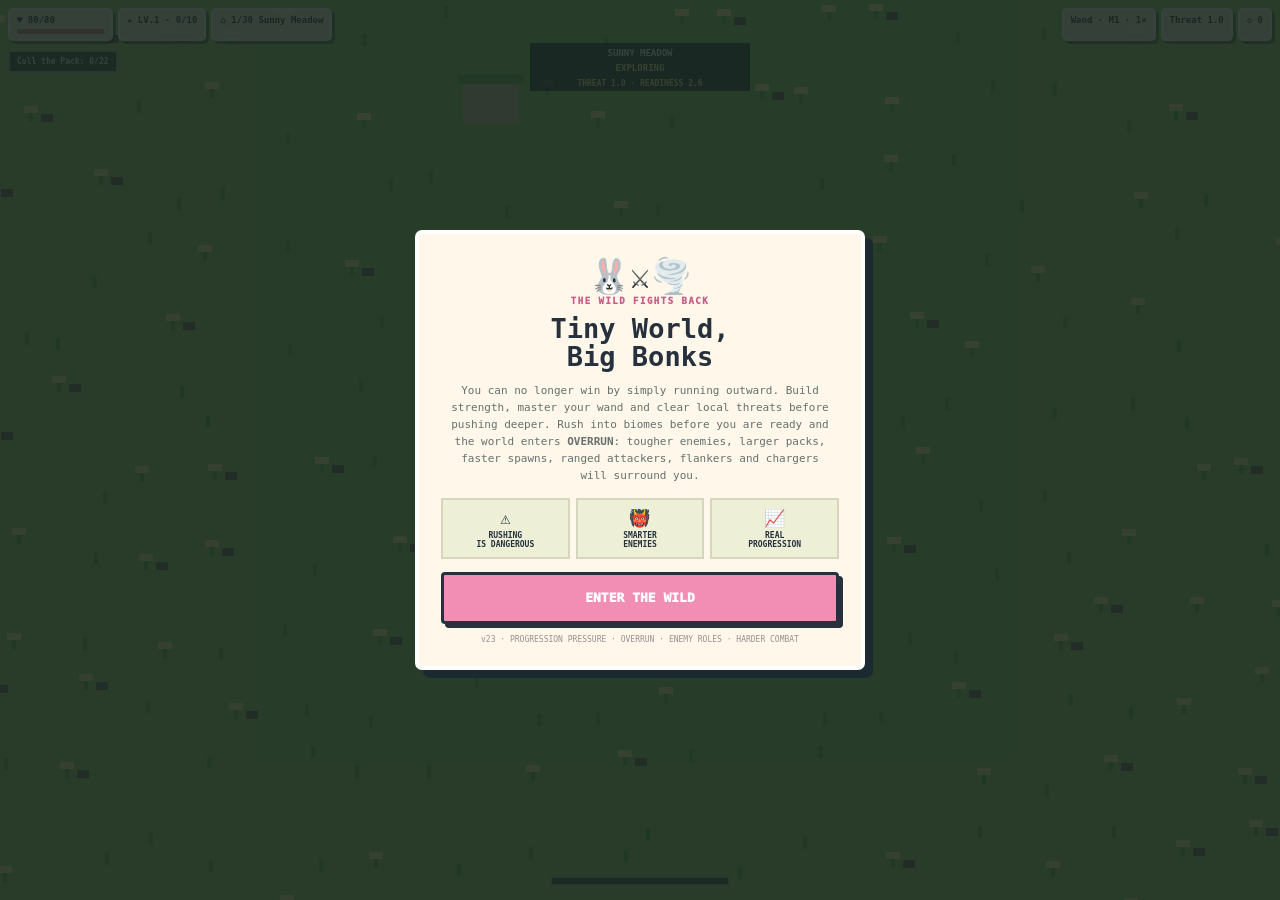
<file: index.html>
<!doctype html><html lang="en"><head><meta charset="utf-8"><meta name="viewport" content="width=device-width,initial-scale=1,maximum-scale=1,user-scalable=no,viewport-fit=cover"><meta name="theme-color" content="#263b35"><title>Tiny World, Big Bonks</title><style>*{box-sizing:border-box;-webkit-tap-highlight-color:transparent}html,body{margin:0;width:100%;height:100%;overflow:hidden;background:#263b35;font-family:ui-monospace,"SFMono-Regular",Menlo,monospace;touch-action:none;color:#26313d}button{font:inherit}#g{display:block;width:100vw;height:100vh;image-rendering:pixelated}#hud{position:fixed;z-index:10;top:calc(8px + env(safe-area-inset-top));left:8px;right:8px;display:flex;justify-content:space-between;gap:6px;pointer-events:none}.side{display:flex;gap:5px;flex-wrap:wrap;max-width:72%}.chip{background:#fff7e6e8;border:2px solid #fff;border-radius:5px;padding:5px 7px;box-shadow:3px 3px 0 #26313d88;font-size:9px;font-weight:900;white-space:nowrap}.hp{min-width:105px}.bar{height:5px;background:#5c445533;margin-top:4px;overflow:hidden;border:1px solid #26313d44}.fill{height:100%;background:#ef799d;width:100%}.flow{position:fixed;left:50%;transform:translateX(-50%);bottom:calc(14px + env(safe-area-inset-bottom));z-index:10;width:min(180px,40vw);height:10px;background:#172033bb;border:2px solid #fff8;overflow:hidden}.flow>div{height:100%;width:0;background:#ffe477}#toast{position:fixed;left:50%;top:calc(82px + env(safe-area-inset-top));transform:translate(-50%,-7px);z-index:30;background:#26313df2;color:#fff8e8;border:2px solid #fff;border-radius:5px;padding:8px 10px;font-size:10px;font-weight:900;max-width:90vw;text-align:center;opacity:0;transition:.12s;pointer-events:none}.show{opacity:1!important;transform:translate(-50%,0)!important}.overlay{position:fixed;inset:0;z-index:50;display:grid;place-items:center;padding:20px;background:#17241fdc}.hide{display:none!important}.card{width:min(450px,94vw);padding:22px;background:#fff7e9;border:4px solid #fff;border-radius:7px;box-shadow:8px 8px 0 #172033aa;text-align:center}.pixel-logo{font-size:34px}.card h1{font-size:27px;line-height:1.05;margin:9px 0 6px}.tag{font-size:9px;font-weight:1000;color:#c75f8a;letter-spacing:1.5px}.card p{font-size:11px;line-height:1.55;color:#65706f;margin:10px auto 14px;max-width:390px}.primary{width:100%;min-height:52px;border:3px solid #26313d;border-radius:4px;background:#f28db3;box-shadow:4px 4px 0 #26313d;color:#fff;font-size:13px;font-weight:1000}.mini{display:grid;grid-template-columns:repeat(3,1fr);gap:6px;margin:13px 0}.mini div{background:#edf0d7;border:2px solid #d5d6bd;padding:8px 3px;font-size:8px;font-weight:900}.mini b{display:block;font-size:17px;margin-bottom:3px}.build{font-size:8px;color:#9b8e90;margin-top:11px}.stats{display:grid;grid-template-columns:1fr 1fr;gap:7px;margin:14px 0}.stat{background:#edf0d7;border:2px solid #d5d6bd;padding:9px}.stat b{display:block;font-size:18px}.stat span{font-size:8px;color:#777d75}#choices{position:fixed;z-index:80;left:8px;right:8px;bottom:calc(155px + env(safe-area-inset-bottom));display:none;grid-template-columns:repeat(3,1fr);gap:7px}.choice{min-height:88px;border:3px solid #26313d;background:#fff7e9;box-shadow:4px 4px 0 #26313d;padding:9px;font-size:9px;font-weight:900;color:#26313d}.choice b{display:block;font-size:10px;margin-bottom:7px}.choice span{font-size:8px;color:#66706f}.choice.legendary{background:#fff0b7}#controls{position:fixed;z-index:20;left:0;right:0;bottom:0;height:165px;pointer-events:none;padding-bottom:env(safe-area-inset-bottom)}#joystick{position:absolute;left:18px;bottom:calc(18px + env(safe-area-inset-bottom));width:112px;height:112px;border-radius:50%;background:#17203388;border:4px solid #fff9;pointer-events:auto;touch-action:none}#joyknob{position:absolute;left:50%;top:50%;width:46px;height:46px;margin:-23px;border-radius:50%;background:#fff7e6;border:3px solid #26313d;pointer-events:none}.action{position:absolute;border:4px solid #26313d;border-radius:50%;box-shadow:5px 5px 0 #26313d;color:white;font-size:11px;font-weight:1000;pointer-events:auto;touch-action:none}#shoot{right:22px;bottom:calc(22px + env(safe-area-inset-bottom));width:88px;height:88px;background:#f28db3}#dash{right:118px;bottom:calc(30px + env(safe-area-inset-bottom));width:64px;height:64px;background:#73c8d4}#ult{right:88px;bottom:calc(104px + env(safe-area-inset-bottom));width:58px;height:58px;background:#e4b94f}.queststrip{position:fixed;z-index:11;top:calc(50px + env(safe-area-inset-top));left:8px;background:#172033bb;color:#fff;padding:5px 7px;border:2px solid #fff8;font-size:8px;font-weight:900}@media(max-width:420px){#choices{grid-template-columns:1fr}.choice{min-height:56px}}</style></head><body><canvas id="g"></canvas><div id="hud"><div class="side"><div class="chip hp">♥ <span id="hp">80</span>/<span id="maxhp">80</span><div class="bar"><div id="hpfill" class="fill"></div></div></div><div class="chip">★ LV.<span id="lv">1</span> · <span id="xp">0/10</span></div><div class="chip">⌂ <span id="biome">1/30 Sunny Meadow</span></div></div><div class="side" style="justify-content:flex-end"><div class="chip" id="weapon">Wand · M1 · 1×</div><div class="chip" id="danger">Threat 1.0</div><div class="chip">◇ <span id="relics">0</span></div></div></div><div class="queststrip" id="questmini">Cull the Pack: 0/22</div><div class="flow"><div id="flowfill"></div></div><div id="toast"></div><div id="choices"></div><div id="controls" class="hide"><div id="joystick"><div id="joyknob"></div></div><button id="shoot" class="action">BONK</button><button id="dash" class="action">DASH</button><button id="ult" class="action">MEGA</button></div><div id="start" class="overlay"><div class="card"><div class="pixel-logo">🐰⚔️🌪️</div><div class="tag">THE WILD FIGHTS BACK</div><h1>Tiny World,<br>Big Bonks</h1><p>You can no longer win by simply running outward. Build strength, master your wand and clear local threats before pushing deeper. Rush into biomes before you are ready and the world enters <b>OVERRUN</b>: tougher enemies, larger packs, faster spawns, ranged attackers, flankers and chargers will surround you.</p><div class="mini"><div><b>⚠</b>RUSHING<br>IS DANGEROUS</div><div><b>👹</b>SMARTER<br>ENEMIES</div><div><b>📈</b>REAL<br>PROGRESSION</div></div><button id="play" class="primary">ENTER THE WILD</button><div class="build">v23 · PROGRESSION PRESSURE · OVERRUN · ENEMY ROLES · HARDER COMBAT</div></div></div><div id="death" class="overlay hide"><div class="card"><div class="pixel-logo">🌱💫</div><h1>The wild bonked back!</h1><p>Build more power before pushing so far next run.</p><div class="stats"><div class="stat"><b id="dlevel">1</b><span>LEVEL</span></div><div class="stat"><b id="dtime">0:00</b><span>SURVIVED</span></div><div class="stat"><b id="dkills">0</b><span>CREATURES</span></div><div class="stat"><b id="drelics">0</b><span>RELICS</span></div></div><button id="again" class="primary">TRY AGAIN</button></div></div><script src="v17-world.js?v=17"></script><script src="v23-core.js?v=23"></script></body></html>
</file>
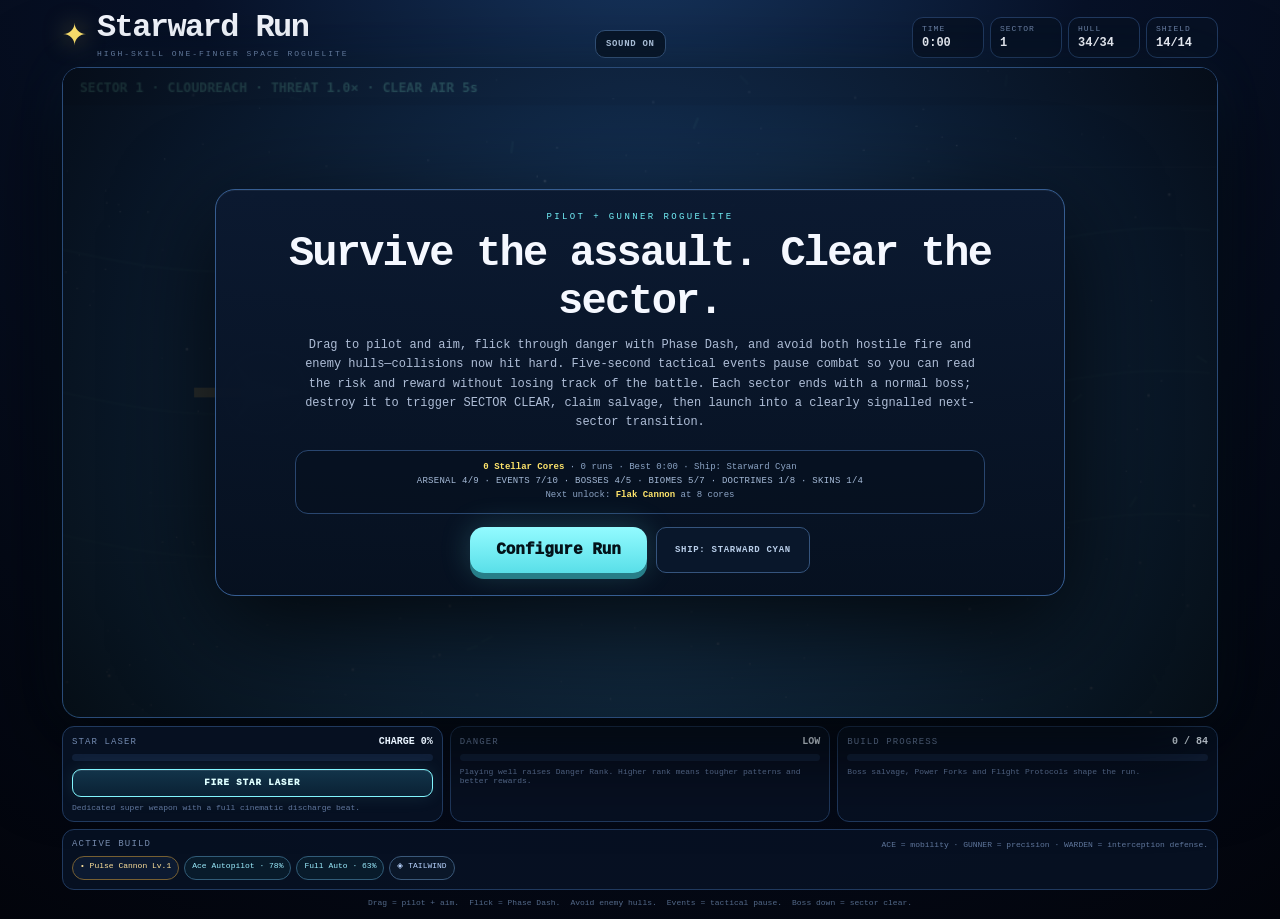
<file: pocket-starwing/index.html>
<!doctype html>
<html lang="en">
<head>
  <meta charset="utf-8" />
  <meta name="viewport" content="width=device-width,initial-scale=1,viewport-fit=cover" />
  <meta name="theme-color" content="#050914" />
  <title>Starward Run</title>
  <link rel="stylesheet" href="style.css" />
  <link rel="stylesheet" href="tactical.css" />
</head>
<body>
  <main class="app-shell">
    <header class="masthead">
      <div class="brand"><span class="brand-glyph">✦</span><div><h1>Starward Run</h1><p>HIGH-SKILL ONE-FINGER SPACE ROGUELITE</p></div></div>
      <div class="header-actions"><button id="soundBtn" class="tiny-button" type="button">SOUND ON</button></div>
      <div class="run-hud" aria-live="polite"><div><span>TIME</span><strong id="hudTime">0:00</strong></div><div><span>SECTOR</span><strong id="hudSector">1</strong></div><div><span>HULL</span><strong id="hudHull">34/34</strong></div><div><span>SHIELD</span><strong id="hudShield">14/14</strong></div></div>
    </header>

    <section class="game-card">
      <canvas id="game" width="960" height="540" aria-label="Starward Run. Drag to pilot vertically while aiming every weapon. Flick for a Phase Dash. Enemy collisions cause significant impact damage, so avoid ships as well as projectiles. Combat runs in assault and recovery cycles. Five-second live events tactically pause the battle while their choice timer continues. Normal bosses complete the current sector: after a boss dies, a Sector Clear sequence, salvage choice, and next-sector transition play before combat resumes. Counter-marked enemies are about to fire. Fire the Star Laser with the dedicated button below the playfield."></canvas>
      <div id="overlay" class="overlay"><div class="choice-panel"><div id="eyebrow" class="eyebrow">PILOT + GUNNER ROGUELITE</div><h2 id="overlayTitle">Survive the assault. Clear the sector.</h2><p id="overlayText">Drag to pilot and aim, flick through danger with Phase Dash, and avoid both hostile fire and enemy hulls—collisions now hit hard. Five-second tactical events pause combat so you can read the risk and reward without losing track of the battle. Each sector ends with a normal boss; destroy it to trigger SECTOR CLEAR, claim salvage, then launch into a clearly signalled next-sector transition.</p><div id="choiceGrid" class="choice-grid hidden"></div><div id="metaSummary" class="meta-summary"></div><div class="menu-actions"><button id="startBtn" class="primary-button">Configure Run</button><button id="skinBtn" class="secondary-button" type="button">Ship Skin</button></div></div></div>
    </section>

    <section class="command-deck" aria-label="Run controls and status">
      <div class="command-module laser-module"><div class="module-top"><span>STAR LASER</span><strong id="laserStatus">CHARGE 0%</strong></div><div class="meter laser-meter"><i id="laserFill"></i></div><button id="laserButton" class="laser-trigger" type="button">FIRE STAR LASER</button><small>Dedicated super weapon with a full cinematic discharge beat.</small></div>
      <div class="command-module"><div class="module-top"><span>DANGER</span><strong id="threatStatus">R1 · RECOVERY</strong></div><div class="meter threat-meter"><i id="threatFill"></i></div><small>Playing well raises Danger Rank. Higher rank means tougher patterns and better rewards.</small></div>
      <div class="command-module"><div class="module-top"><span>BUILD PROGRESS</span><strong id="upgradeStatus">0 / 84</strong></div><div class="meter upgrade-meter"><i id="upgradeFill"></i></div><small>Boss salvage, Power Forks and Flight Protocols shape the run.</small></div>
    </section>

    <section class="build-strip"><div class="build-heading"><span>ACTIVE BUILD</span><small>ACE = mobility · GUNNER = precision · WARDEN = interception defense.</small></div><div id="buildChips" class="build-chips"></div></section>

    <footer><span>Drag = pilot + aim.</span><span>Flick = Phase Dash.</span><span>Avoid enemy hulls.</span><span>Events = tactical pause.</span><span>Boss down = sector clear.</span></footer>
  </main>
  <script src="v10-transform.js"></script><script src="v10-polish2.js"></script><script src="v10-balance.js"></script><script src="v10-final.js"></script><script src="v10-polish3.js"></script><script src="v10-polish4.js"></script><script src="v10-polish5.js"></script><script src="v10-polish6.js"></script><script src="v10-polish7.js"></script><script src="v10-polish8.js"></script><script src="v10-polish9.js"></script><script src="v12-aim-controls.js"></script><script src="v13-engagement.js"></script><script src="v14-ui-fairness.js"></script><script src="v15-final-controls.js"></script><script src="v16-power-state.js"></script><script src="v17-flow-choice.js"></script><script src="v18-mechanics.js"></script><script src="v19-cinematic.js"></script><script src="v20-mechanics-refresh.js"></script><script src="v21-sector-flow.js"></script><script src="game-v9-loader.js"></script>
</body>
</html>
</file>
<file: pocket-starwing/style.css>
:root{
  color-scheme:dark;
  --bg:#030611;
  --panel:#081224;
  --panel2:#0c1930;
  --ink:#f5f8ff;
  --muted:#8295b7;
  --line:#213a61;
  --cyan:#72eff7;
  --green:#8fffb0;
  --gold:#ffe36e;
  --rare:#59baff;
  --epic:#bd77ff;
  --legendary:#ffb04a;
  --mythic:#ff5eaa;
  --god:#ffe56b;
}
*{box-sizing:border-box}
html,body{margin:0;min-height:100%;background:
  radial-gradient(circle at 50% -10%,#17365f 0,#071127 38%,#02040b 100%);
  color:var(--ink);font-family:Inter,ui-monospace,SFMono-Regular,Menlo,Consolas,monospace}
body{padding:env(safe-area-inset-top) env(safe-area-inset-right) env(safe-area-inset-bottom) env(safe-area-inset-left)}
button{font:inherit}
.app-shell{width:min(1180px,100%);margin:auto;padding:12px}
.masthead{display:grid;grid-template-columns:auto 1fr auto;align-items:end;gap:14px;margin-bottom:9px}
.brand{display:flex;align-items:center;gap:10px}
.brand-glyph{font-size:30px;color:var(--gold);text-shadow:0 0 24px #ffe56b88}
.brand h1{font-size:clamp(22px,3vw,32px);line-height:1;margin:0;letter-spacing:-1.6px}
.brand p{margin:5px 0 0;color:#7088af;font-size:8px;letter-spacing:2px}
.run-hud{display:flex;gap:6px;flex-wrap:wrap;justify-content:flex-end}
.run-hud div{min-width:72px;padding:6px 9px;border:1px solid var(--line);border-radius:11px;background:#071225dc}
.run-hud span{display:block;color:#6f85a9;font-size:8px;letter-spacing:1px}
.run-hud strong{font-size:12px}
.game-card{position:relative;overflow:hidden;border:1px solid #2a4b78;border-radius:18px;background:#030711;
  box-shadow:0 28px 90px #000b,0 0 55px #45c8ff10;user-select:none;touch-action:manipulation}
canvas{display:block;width:100%;height:auto;image-rendering:auto}
.overlay{position:absolute;inset:0;display:flex;align-items:center;justify-content:center;padding:14px;
  background:radial-gradient(circle at 50% 28%,#17365dc4,#02050bea)}
.overlay.hidden{display:none}
.choice-panel{width:min(850px,96%);max-height:94%;overflow:auto;text-align:center;border:1px solid #365d91;border-radius:20px;
  background:linear-gradient(180deg,#0b1930f7,#06101ff7);padding:22px;box-shadow:0 28px 100px #000c,inset 0 1px #ffffff0d}
.eyebrow{color:var(--cyan);font-size:9px;letter-spacing:2.4px;margin-bottom:8px}
.choice-panel h2{font-size:clamp(26px,5vw,42px);letter-spacing:-1.8px;margin:0 0 10px}
.choice-panel>p{max-width:690px;margin:0 auto 18px;color:#afbed7;font-size:12px;line-height:1.6}
.draft-progress{margin-bottom:7px;color:#7890b4;font-size:9px;letter-spacing:1.6px}
.primary-button{border:0;border-radius:14px;padding:14px 26px;background:linear-gradient(180deg,#93fbff,#59dfe8);color:#031219;
  font-weight:950;cursor:pointer;box-shadow:0 6px 0 #277e88,0 0 30px #70eef437}
.primary-button:active{transform:translateY(3px);box-shadow:0 3px 0 #277e88}
.choice-grid{display:grid;grid-template-columns:repeat(3,minmax(0,1fr));gap:11px;text-align:left}
.choice-card{--rarity:var(--rare);position:relative;overflow:hidden;min-height:172px;border:1px solid #34557f;border-radius:15px;
  padding:15px;background:linear-gradient(155deg,#142846,#091629);color:#fff;cursor:pointer;transition:.12s transform,.12s border-color,.12s box-shadow}
.choice-card:before{content:"";position:absolute;inset:0 0 auto;height:4px;background:var(--rarity);box-shadow:0 0 18px var(--rarity)}
.choice-card:hover,.choice-card:focus-visible{transform:translateY(-3px);border-color:var(--rarity);box-shadow:0 12px 34px #0007;outline:0}
.choice-card .card-top{display:flex;justify-content:space-between;align-items:center;gap:8px}
.choice-card .rarity{color:var(--rarity);font-size:9px;font-weight:900;letter-spacing:1.4px}
.choice-card .category{font-size:8px;color:#8fa5c4;border:1px solid #314b70;border-radius:999px;padding:3px 6px}
.choice-card h3{margin:10px 0 7px;font-size:16px}
.choice-card p{margin:0;color:#b0bdd1;font-size:11px;line-height:1.5}
.choice-card .effect{display:block;margin-top:13px;color:var(--green);font-size:11px;font-weight:800;line-height:1.4}
.r-rare{--rarity:var(--rare)}
.r-epic{--rarity:var(--epic);background:linear-gradient(155deg,#251d46,#091629)}
.r-legendary{--rarity:var(--legendary);background:linear-gradient(155deg,#3a2711,#091629)}
.r-mythic{--rarity:var(--mythic);background:linear-gradient(155deg,#3d152e,#091629)}
.r-god{--rarity:var(--god);background:linear-gradient(155deg,#403711,#16142d)}
.command-deck{display:grid;grid-template-columns:repeat(3,1fr);gap:7px;margin-top:8px}
.command-module{border:1px solid #20395e;border-radius:12px;background:#071224dc;padding:9px}
.module-top{display:flex;justify-content:space-between;gap:8px;align-items:center}
.module-top span{font-size:9px;letter-spacing:1.1px;color:#738ab0}
.module-top strong{font-size:10px;color:#e9f4ff}
.command-module small{display:block;color:#60779d;font-size:8px;margin-top:6px}
.meter{height:7px;margin-top:7px;background:#101f38;border-radius:99px;overflow:hidden}
.meter i{display:block;height:100%;width:0;transition:width .18s linear}
.laser-meter i{background:linear-gradient(90deg,#58dce8,#e9ffff);box-shadow:0 0 12px #76efff88}
.threat-meter i{background:linear-gradient(90deg,#7effad,#ffe36e,#ff6d87)}
.upgrade-meter i{background:linear-gradient(90deg,#72a9ff,#d0a0ff)}
.build-strip{margin-top:7px;border:1px solid #20395e;border-radius:12px;background:#071224dc;padding:9px}
.build-heading{display:flex;justify-content:space-between;gap:8px;align-items:center;margin-bottom:7px}
.build-heading>span{font-size:9px;color:#778caf;letter-spacing:1.2px}
.build-heading small{font-size:8px;color:#60779d}
.build-chips{display:flex;gap:5px;flex-wrap:wrap;min-height:24px}
.build-chips span{font-size:8px;border:1px solid #2f486c;border-radius:999px;padding:4px 7px;background:#0c1a31;color:#cbd9ef}
.build-chips .weapon{border-color:#765f32;color:#ffe29b}
.build-chips .synergy{border-color:#786324;color:#ffe56b;background:#211d0e}
.build-chips .special{border-color:#70408b;color:#dfa8ff;background:#1c1128}
footer{display:flex;gap:10px;justify-content:center;flex-wrap:wrap;color:#536989;font-size:8px;padding:8px 4px 0}
.hidden{display:none!important}
@media(max-width:780px){
  .app-shell{padding:6px}
  .masthead{align-items:flex-start;flex-direction:column}
  .run-hud{justify-content:flex-start}
  .run-hud div{min-width:65px}
  .choice-grid{grid-template-columns:1fr}
  .choice-card{min-height:112px}
  .choice-panel{padding:14px}
  .command-deck{grid-template-columns:1fr}
  .command-module small{display:none}
}
@media(max-width:440px){
  .brand h1{font-size:20px}
  .run-hud div{padding:5px 7px}
  .choice-card{padding:11px}
  .choice-card h3{font-size:14px}
  .choice-card p,.choice-card .effect{font-size:10px}
  .build-heading small{display:none}
}
@media(prefers-reduced-motion:reduce){
  .choice-card,.meter i{transition:none}
}

.header-actions{display:flex;align-items:center;justify-content:center}.tiny-button,.secondary-button{border:1px solid #35547d;background:#09172b;color:#b9cee9;border-radius:10px;padding:8px 10px;font-weight:800;font-size:9px;letter-spacing:.7px;cursor:pointer}.tiny-button:hover,.secondary-button:hover{border-color:var(--cyan);color:#fff}.menu-actions{display:flex;justify-content:center;gap:9px;flex-wrap:wrap;margin-top:13px}.secondary-button{padding:13px 18px}.meta-summary{margin:10px auto 0;max-width:690px;border:1px solid #29466f;border-radius:13px;background:#06101f99;padding:10px;color:#8da5c6;font-size:9px;line-height:1.55}.meta-summary strong{color:#ffe56b}.choice-card .preview{display:block;margin-top:10px;color:#7fefff;font-size:9px;letter-spacing:.5px;font-weight:800}.results-grid{display:grid;grid-template-columns:repeat(3,1fr);gap:8px;margin:13px 0;text-align:left}.result-stat{border:1px solid #29456b;border-radius:11px;background:#071327;padding:10px}.result-stat span{display:block;color:#7186a9;font-size:8px;letter-spacing:1px}.result-stat strong{display:block;color:#fff;margin-top:4px;font-size:14px}.result-build{border:1px solid #334c73;border-radius:12px;padding:11px;text-align:left;background:#081426;margin-top:10px}.result-build h3{margin:0 0 6px;font-size:12px;color:#ffe56b}.result-build p{margin:3px 0;color:#a8b9d2;font-size:9px;line-height:1.45}.unlock-box{border:1px solid #7b6428;border-radius:12px;background:#201b0d;padding:10px;margin-top:10px;color:#ffe89d;font-size:9px;line-height:1.5}.focus-hint{color:#8ff7ff}.choice-panel.results-panel{width:min(900px,96%)}@media(max-width:780px){.masthead{grid-template-columns:1fr auto}.header-actions{grid-column:2}.run-hud{grid-column:1/-1}.results-grid{grid-template-columns:repeat(2,1fr)}}@media(max-width:440px){.results-grid{grid-template-columns:1fr}.header-actions{align-self:start}}

/* V9 production readability + progression */
.build-chips .evolution{border-color:#a88322;color:#fff4a8;background:linear-gradient(180deg,#31270d,#171307);box-shadow:inset 0 0 12px #ffe56b16}
.build-chips .progress-chip{border-color:#315c78;color:#9deeff;background:#081b2b}
.build-chips .sector-rule{border-color:#3a5879;color:#bad5ff;background:#0a1729}
.collection-line{color:#a6bbd8;letter-spacing:.25px}
.results-panel .result-stat,.results-panel .result-build,.results-panel .unlock-box{animation:resultReveal .34s ease both}
.results-panel .result-stat:nth-child(2){animation-delay:.04s}.results-panel .result-stat:nth-child(3){animation-delay:.08s}.results-panel .result-stat:nth-child(4){animation-delay:.12s}.results-panel .result-build{animation-delay:.16s}.results-panel .unlock-box{animation-delay:.24s}
@keyframes resultReveal{from{opacity:0;transform:translateY(8px)}to{opacity:1;transform:none}}
.choice-card.r-god{box-shadow:inset 0 0 32px #ffe56b12,0 0 0 1px #ffe56b10}.choice-card.r-god h3{text-shadow:0 0 14px #ffe56b55}
.command-module{min-width:0}.build-chips{max-height:92px;overflow:auto;scrollbar-width:thin}
@media(max-width:780px){.meta-summary{font-size:8px}.build-chips{max-height:76px}.choice-panel h2{font-size:clamp(24px,7vw,36px)}}
@media(prefers-reduced-motion:reduce){.results-panel .result-stat,.results-panel .result-build,.results-panel .unlock-box{animation:none}}
</file>
<file: pocket-starwing/tactical.css>
.tactical-results{
  display:grid;
  grid-template-columns:repeat(4,minmax(0,1fr));
  gap:7px;
  margin-top:10px;
  padding:10px;
  border:1px solid #2b7085;
  border-radius:12px;
  background:linear-gradient(180deg,#081d2b,#071422);
  box-shadow:inset 0 1px #8ff7ff12,0 0 28px #55dff00d;
  text-align:left;
}
.tactical-results>strong{
  grid-column:1/-1;
  color:#8ff7ff;
  font-size:9px;
  letter-spacing:1.5px;
}
.tactical-results>span{
  display:flex;
  flex-direction:column;
  gap:3px;
  min-width:0;
  padding:7px;
  border:1px solid #25445d;
  border-radius:9px;
  background:#06111e;
  color:#718cab;
  font-size:8px;
  letter-spacing:.35px;
}
.tactical-results b{color:#f5fbff;font-size:12px;letter-spacing:0}
.results-panel .tactical-results{animation:resultReveal .34s .28s ease both}
@media(max-width:680px){.tactical-results{grid-template-columns:repeat(2,minmax(0,1fr))}}
@media(max-width:390px){.tactical-results{grid-template-columns:1fr}}
@media(prefers-reduced-motion:reduce){.results-panel .tactical-results{animation:none}}

/* V12 aim-driven controls */
.game-card,canvas{touch-action:none}
canvas{cursor:crosshair}
.laser-module{position:relative}
.laser-trigger{
  width:100%;
  margin-top:8px;
  border:1px solid #82f6ff;
  border-radius:9px;
  padding:8px 10px;
  background:linear-gradient(180deg,#12344a,#0a2134);
  color:#dfffff;
  font-weight:950;
  font-size:9px;
  letter-spacing:1px;
  cursor:pointer;
  box-shadow:inset 0 1px #ffffff18,0 0 18px #72eff71a;
}
.laser-trigger:hover,.laser-trigger:focus-visible{outline:0;border-color:#fff;color:#fff;box-shadow:inset 0 1px #ffffff2a,0 0 24px #72eff738}
.laser-trigger:active{transform:translateY(1px);background:#17425a}
@media(max-width:780px){
  .laser-trigger{padding:10px;font-size:10px}
  .game-card{border-radius:14px}
}
@media(prefers-reduced-motion:reduce){.laser-trigger:active{transform:none}}
</file>
